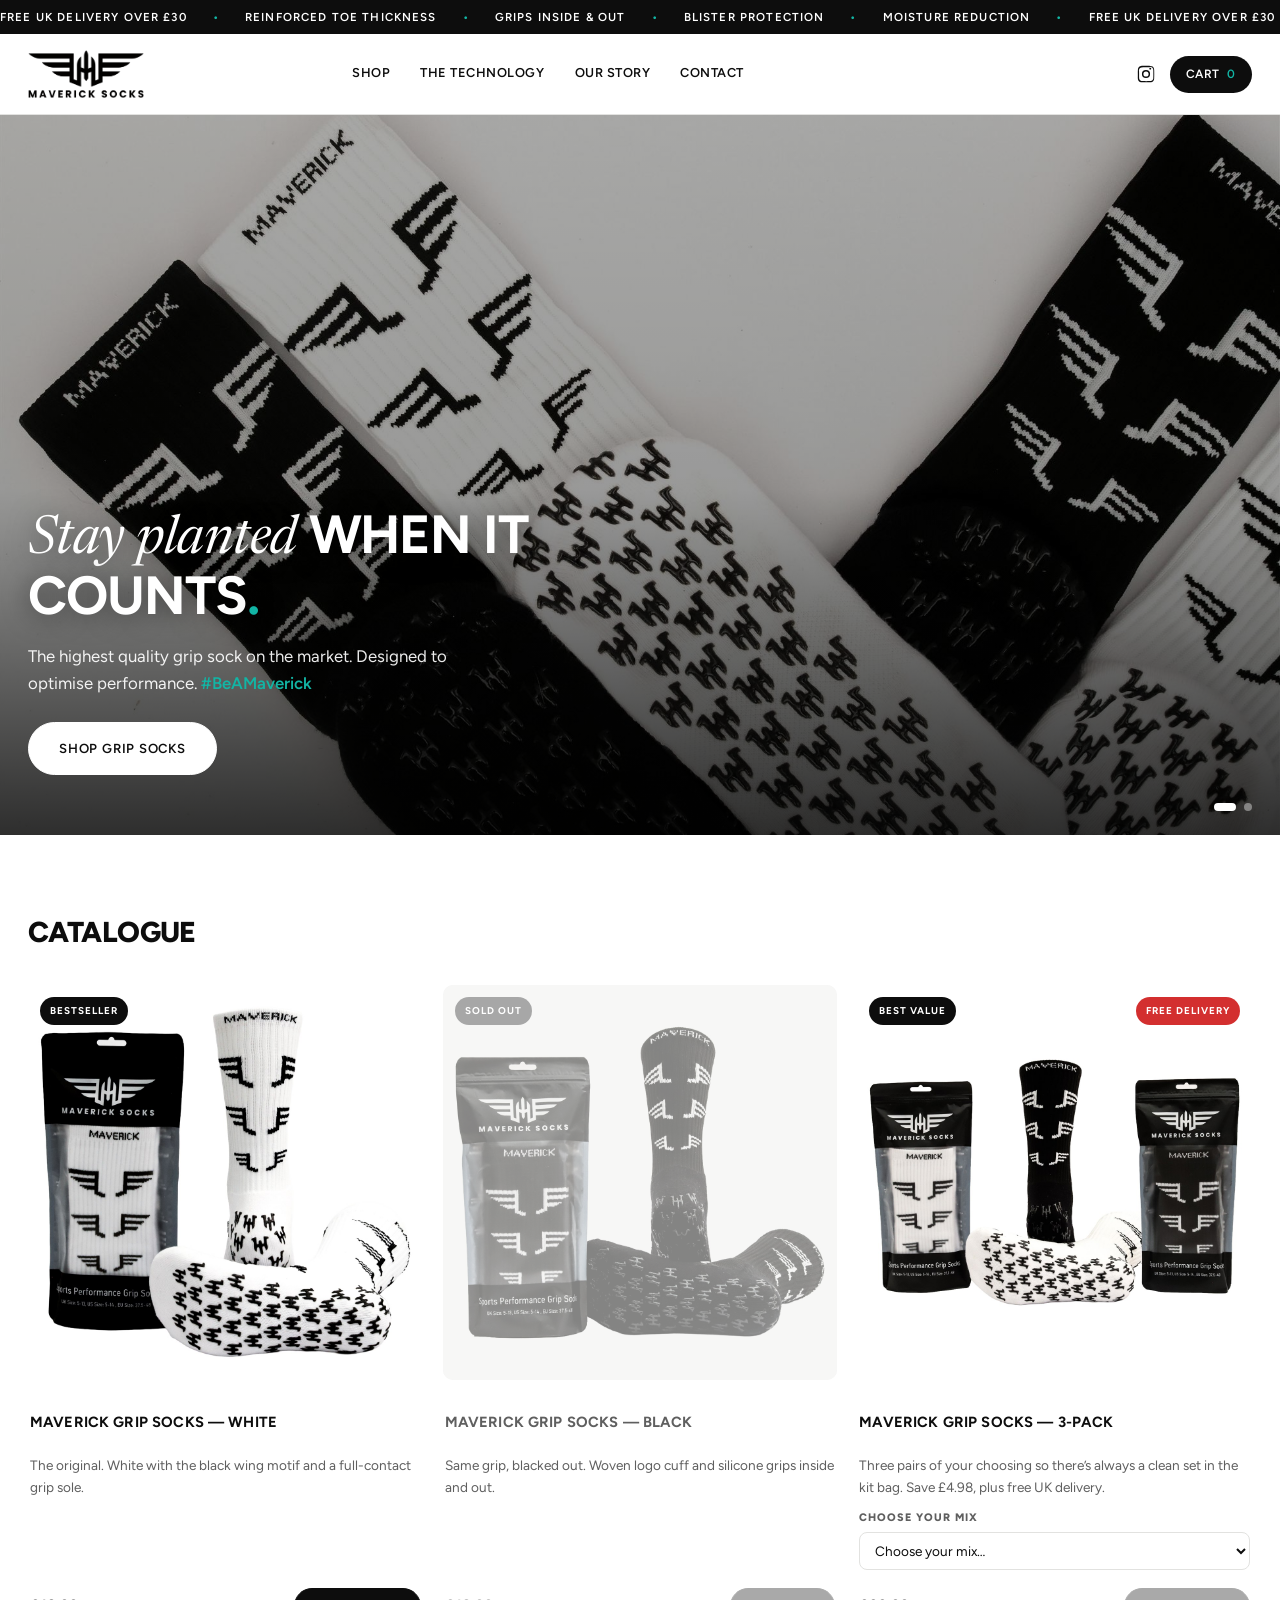
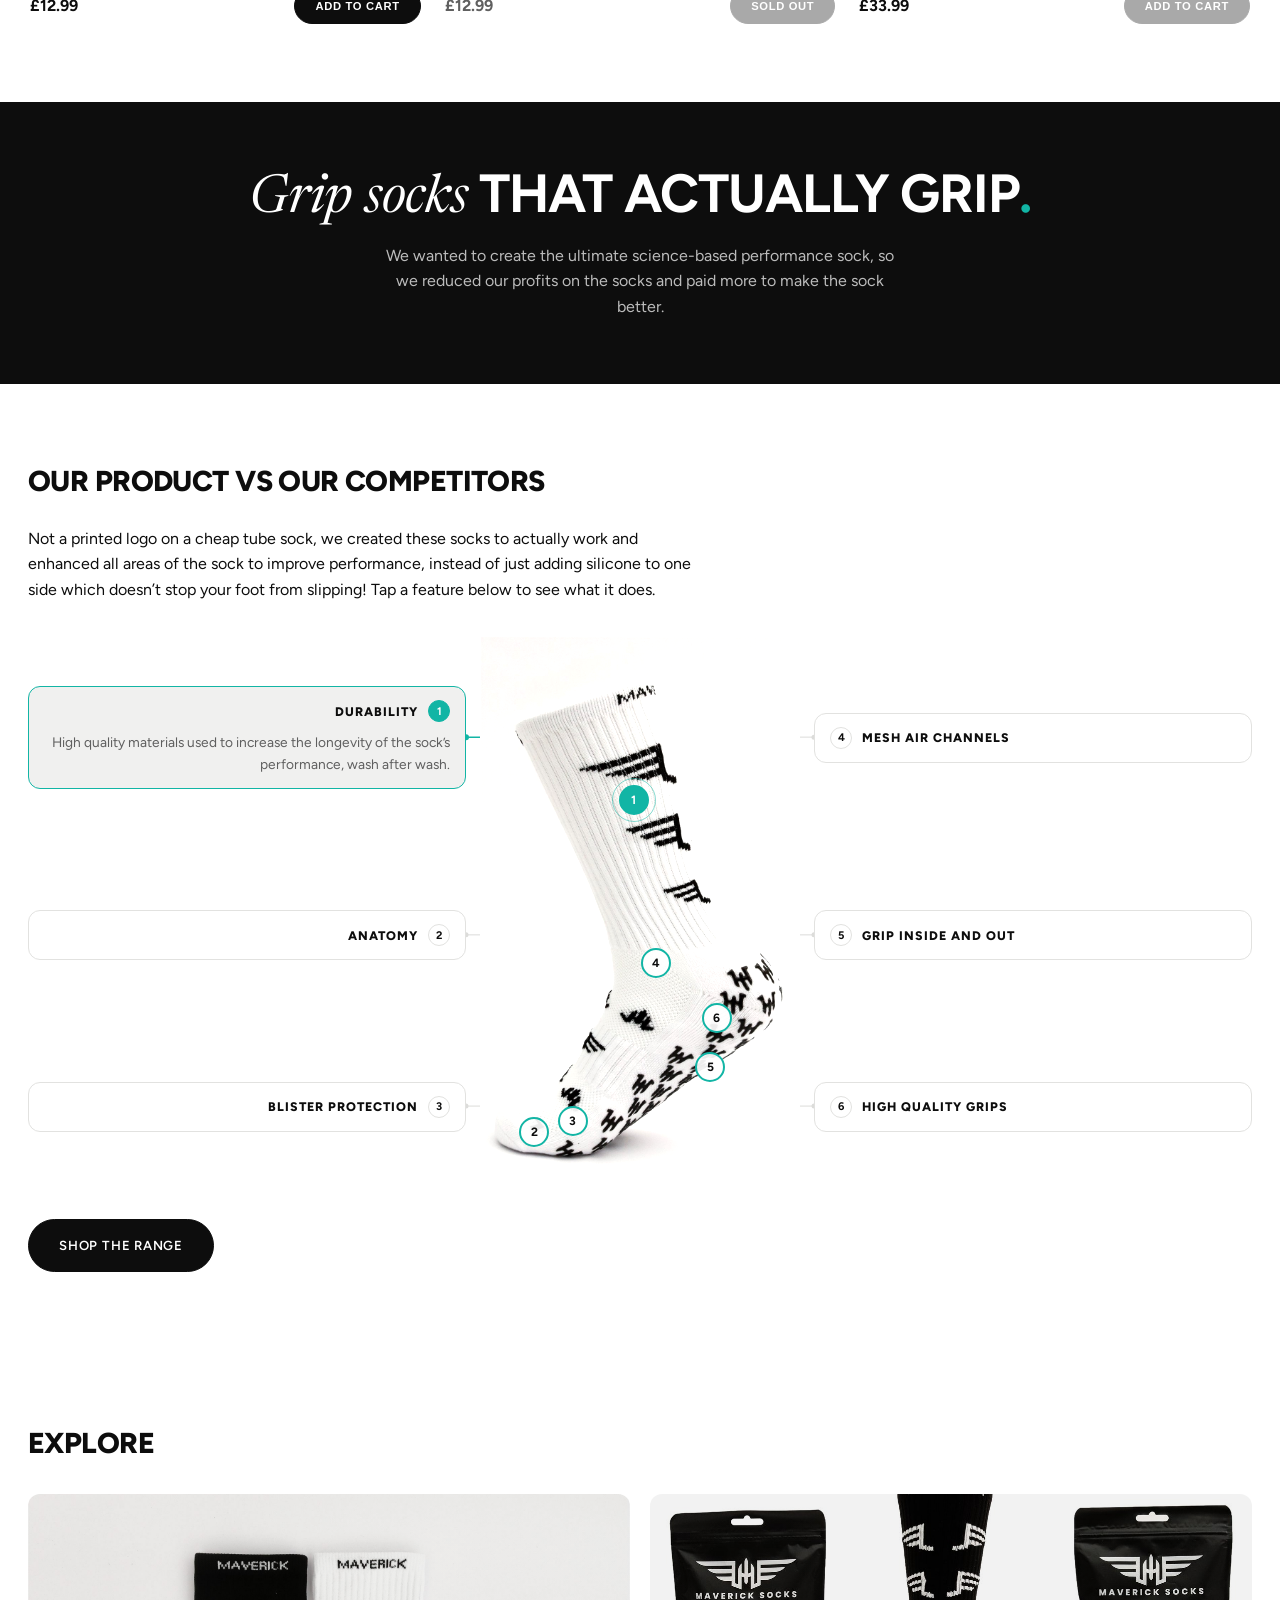
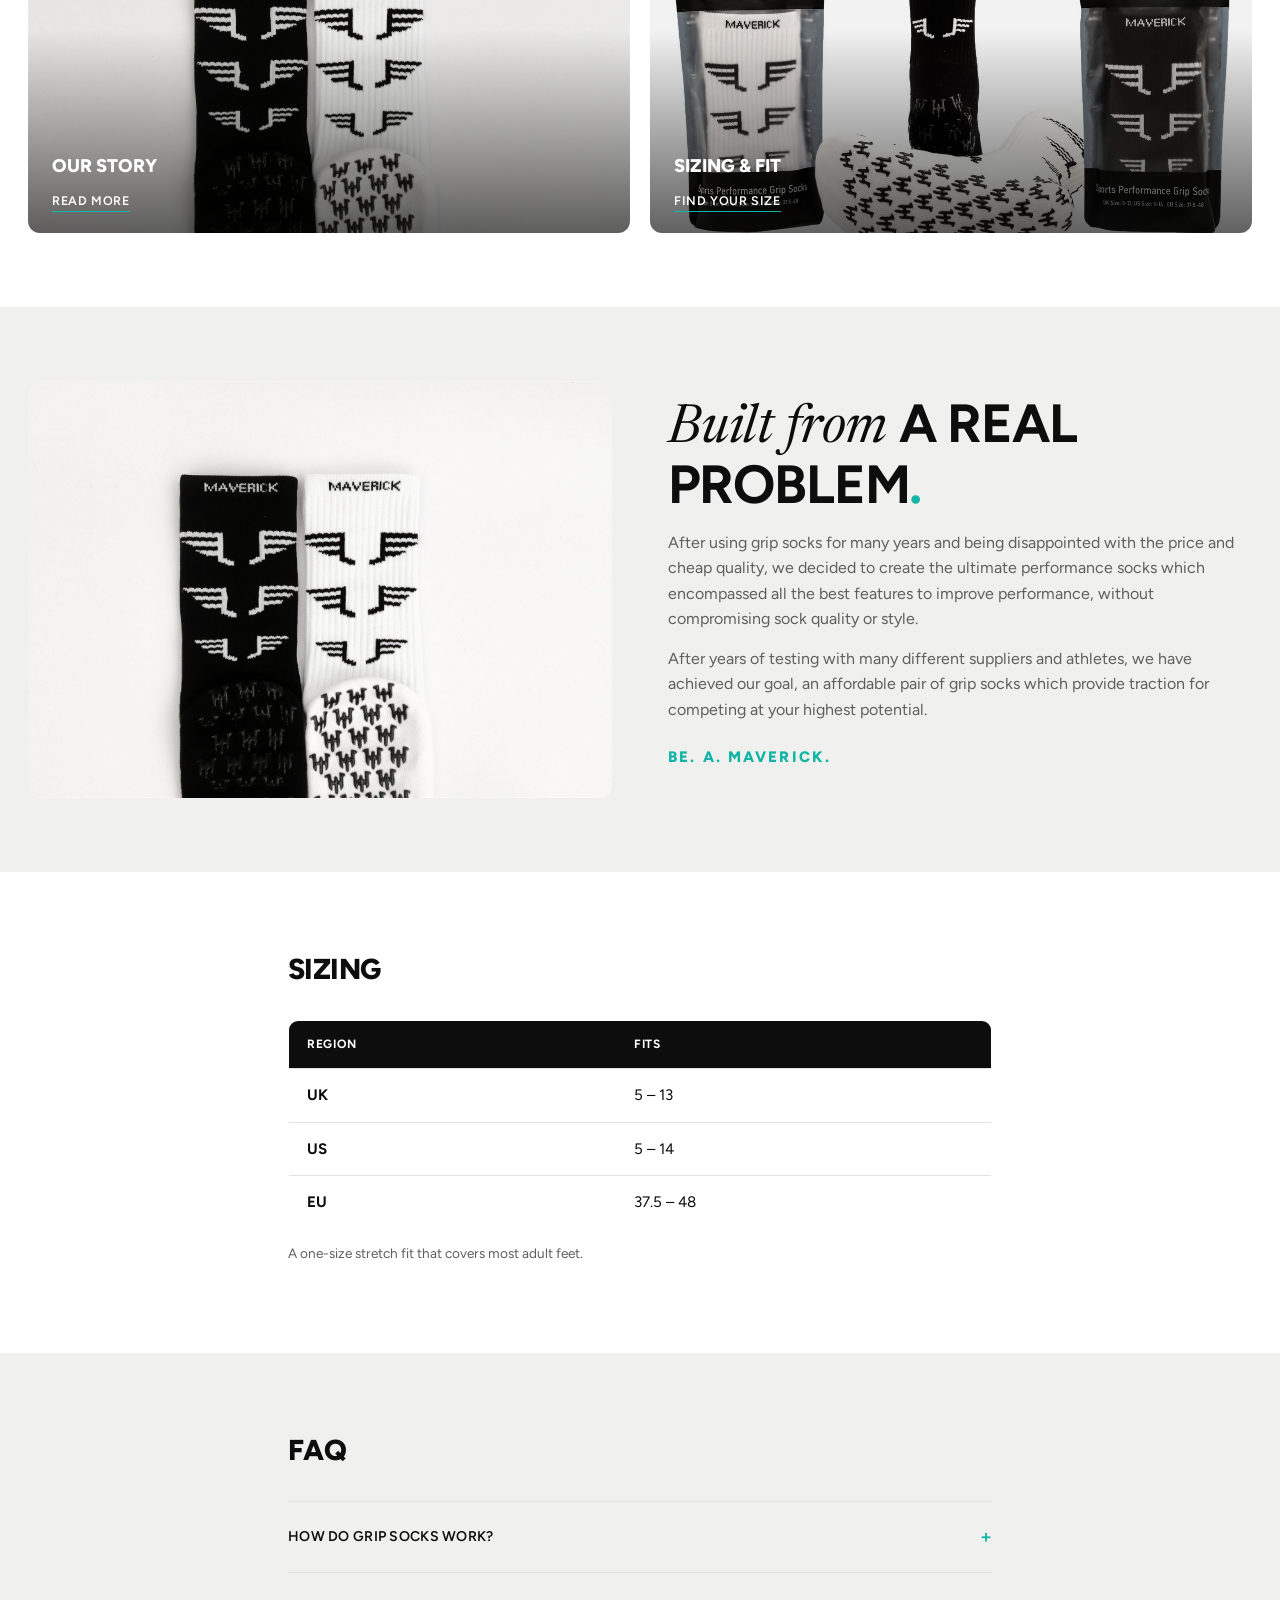
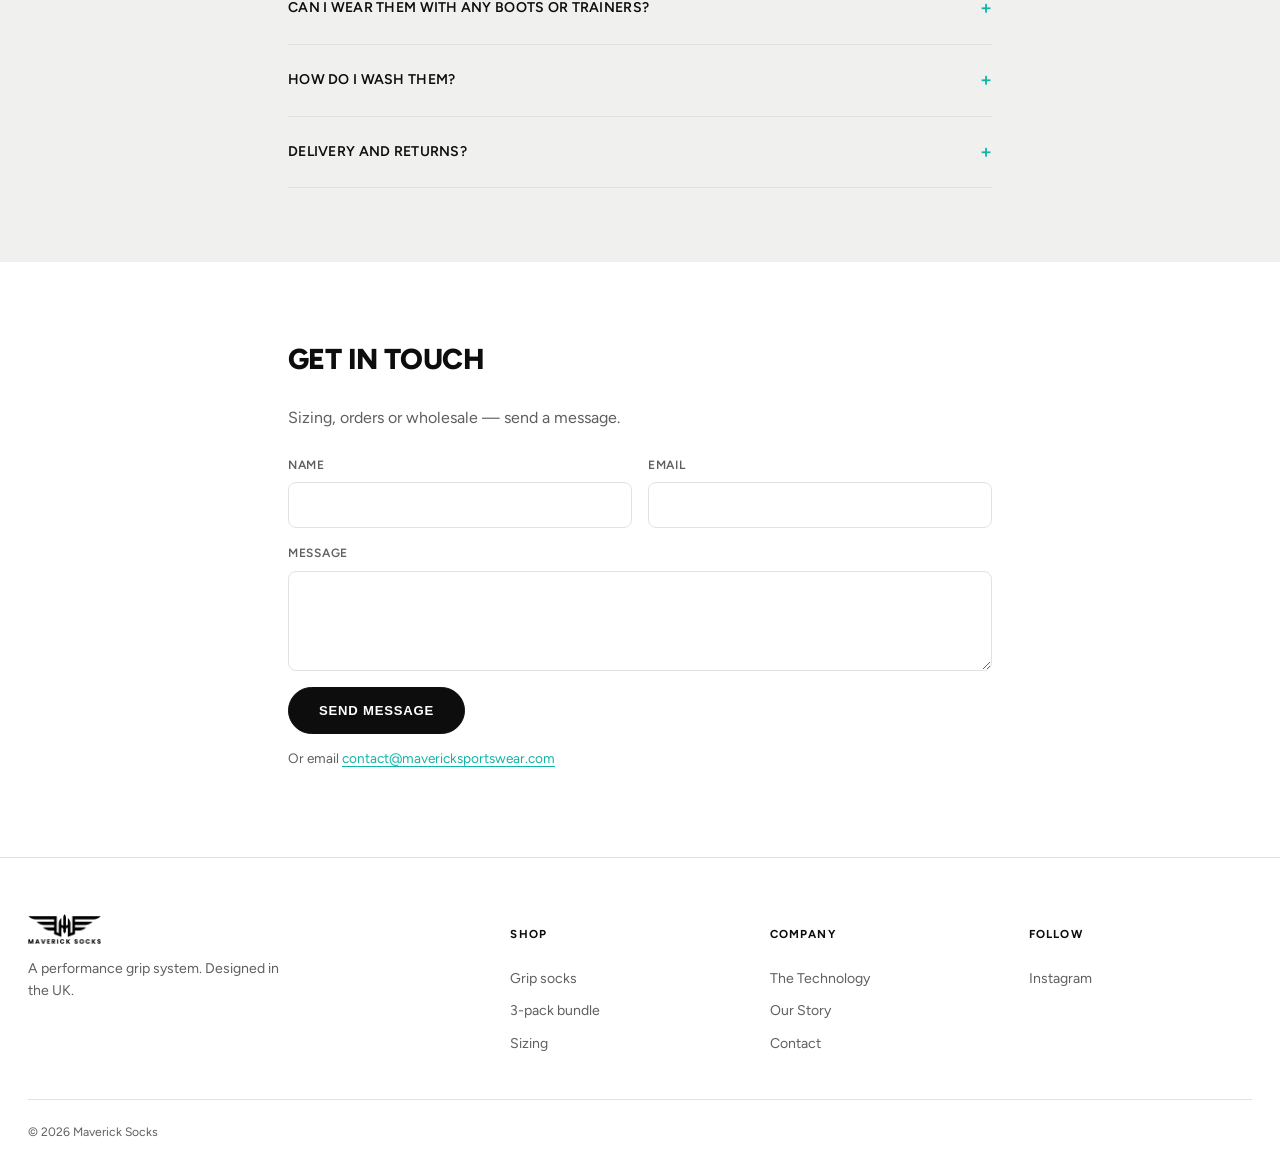
<file: index.html>
<!DOCTYPE html>
<html lang="en">
<head>
  <meta charset="UTF-8" />
  <meta name="viewport" content="width=device-width, initial-scale=1.0" />
  <title>Maverick Socks — Performance Grip Socks</title>
  <meta name="description" content="Maverick Socks — a performance grip system for football, futsal and court. Grip inside and out, mesh air channels, reinforced toe and sole. One-size fit, UK 5–13." />
  <meta name="theme-color" content="#ffffff" />

  <meta property="og:type" content="website" />
  <meta property="og:title" content="Maverick Socks — Performance Grip Socks" />
  <meta property="og:description" content="A performance grip system. Grip inside and out, mesh air channels, reinforced toe and sole." />
  <meta property="og:image" content="assets/story.jpg" />

  <link rel="icon" type="image/png" href="assets/favicon.png?v=3" />
  <link rel="apple-touch-icon" href="assets/apple-touch-icon.png?v=3" />

  <link rel="preconnect" href="https://fonts.googleapis.com" />
  <link rel="preconnect" href="https://fonts.gstatic.com" crossorigin />
  <link href="https://fonts.googleapis.com/css2?family=Figtree:ital,wght@0,400;0,500;0,600;0,700;0,800;1,500&family=Newsreader:ital,opsz,wght@1,18..72,400;1,18..72,500&display=swap" rel="stylesheet" />


  <link rel="stylesheet" href="css/styles.css" />
</head>
<body id="top">
  <a class="skip-link" href="#range">Skip to shop</a>

  <div class="promo-ticker" aria-hidden="true">
    <div class="promo-track">
      <!-- Listed twice so the loop is seamless; the animation shifts by exactly 50%. -->
      <span>Free UK delivery over &pound;30</span><b>&bull;</b>
      <span>Reinforced toe thickness</span><b>&bull;</b>
      <span>Grips inside &amp; out</span><b>&bull;</b>
      <span>Blister protection</span><b>&bull;</b>
      <span>Moisture reduction</span><b>&bull;</b>
      <span>Free UK delivery over &pound;30</span><b>&bull;</b>
      <span>Reinforced toe thickness</span><b>&bull;</b>
      <span>Grips inside &amp; out</span><b>&bull;</b>
      <span>Blister protection</span><b>&bull;</b>
      <span>Moisture reduction</span><b>&bull;</b>
    </div>
  </div>

  <header class="site-header" id="siteHeader">
    <div class="container header-inner">
      <a class="brand" href="#top" aria-label="Maverick Socks home">
        <img class="brand-logo" src="assets/logo-black.png" alt="Maverick Socks" />
      </a>
      <nav class="main-nav" aria-label="Primary">
        <a href="#range">Shop</a>
        <a href="#technology">The Technology</a>
        <a href="#story">Our Story</a>
        <a href="#contact">Contact</a>
      </nav>
      <div class="header-actions">
        <a class="icon-link" href="https://www.instagram.com/maverick_sportswear/" target="_blank" rel="noopener" aria-label="Maverick Socks on Instagram">
          <svg viewBox="0 0 24 24" width="20" height="20" aria-hidden="true"><path fill="currentColor" d="M12 2.2c3.2 0 3.6 0 4.9.07 1.2.06 1.8.25 2.2.42.6.22 1 .48 1.4.9.42.4.68.8.9 1.4.17.4.36 1 .42 2.2.06 1.3.07 1.7.07 4.9s0 3.6-.07 4.9c-.06 1.2-.25 1.8-.42 2.2-.22.6-.48 1-.9 1.4-.4.42-.8.68-1.4.9-.4.17-1 .36-2.2.42-1.3.06-1.7.07-4.9.07s-3.6 0-4.9-.07c-1.2-.06-1.8-.25-2.2-.42-.6-.22-1-.48-1.4-.9-.42-.4-.68-.8-.9-1.4-.17-.4-.36-1-.42-2.2C2.2 15.6 2.2 15.2 2.2 12s0-3.6.07-4.9c.06-1.2.25-1.8.42-2.2.22-.6.48-1 .9-1.4.4-.42.8-.68 1.4-.9.4-.17 1-.36 2.2-.42C8.4 2.2 8.8 2.2 12 2.2Zm0 1.8c-3.1 0-3.5 0-4.7.07-.9.04-1.4.2-1.7.33-.43.17-.74.37-1.06.7-.32.31-.52.62-.7 1.05-.13.3-.29.8-.33 1.7C3.7 8.5 3.7 8.9 3.7 12s0 3.5.07 4.7c.04.9.2 1.4.33 1.7.17.43.37.74.7 1.06.31.32.62.52 1.05.7.3.13.8.29 1.7.33 1.2.06 1.6.07 4.7.07s3.5 0 4.7-.07c.9-.04 1.4-.2 1.7-.33.43-.17.74-.37 1.06-.7.32-.31.52-.62.7-1.05.13-.3.29-.8.33-1.7.06-1.2.07-1.6.07-4.7s0-3.5-.07-4.7c-.04-.9-.2-1.4-.33-1.7a2.9 2.9 0 0 0-.7-1.06 2.9 2.9 0 0 0-1.05-.7c-.3-.13-.8-.29-1.7-.33C15.5 4 15.1 4 12 4Zm0 3.1a4.9 4.9 0 1 1 0 9.8 4.9 4.9 0 0 1 0-9.8Zm0 8a3.1 3.1 0 1 0 0-6.2 3.1 3.1 0 0 0 0 6.2Zm5.1-8.4a1.15 1.15 0 1 1 0-2.3 1.15 1.15 0 0 1 0 2.3Z"/></svg>
        </a>
        <button class="cart-btn" type="button" data-cart-open aria-label="Open cart">
          <span>Cart</span><span class="cart-count" data-cart-count>0</span>
        </button>
        <button class="nav-toggle" id="navToggle" type="button" aria-expanded="false" aria-controls="mobileNav" aria-label="Menu">
          <span></span><span></span><span></span>
        </button>
      </div>
    </div>
    <div class="mobile-nav" id="mobileNav" hidden>
      <a href="#range">Shop</a>
      <a href="#technology">The Technology</a>
      <a href="#story">Our Story</a>
      <a href="#contact">Contact</a>
    </div>
  </header>

  <main>
    <!-- Hero -->
    <section class="hero" data-hero>
      <div class="hero-slides">
        <img class="hero-bg is-active" src="assets/hero-1.jpg" alt="" />
        <img class="hero-bg" src="assets/hero-2.jpg" alt="" loading="lazy" />
      </div>
      <div class="hero-grad"></div>
      <div class="container hero-inner">
        <h1 class="headline headline--light">
          <em>Stay planted</em> <b>when it counts<span class="dot">.</span></b>
        </h1>
        <p class="hero-sub">The highest quality grip sock on the market. Designed to optimise performance. <span class="hashtag">#BeAMaverick</span></p>
        <a class="btn btn--light" href="#range">Shop grip socks</a>
      </div>
      <div class="hero-dots" aria-hidden="true">
        <button type="button" class="is-active" data-slide="0"></button>
        <button type="button" data-slide="1"></button>
      </div>
    </section>

    <!-- Catalogue carousel -->
    <section class="section" id="range">
      <div class="container">
        <div class="carousel-head">
          <h2 class="section-title">Catalogue</h2>
          <div class="carousel-ctrl">
            <button class="c-arrow" data-dir="-1" aria-label="Previous">&#8592;</button>
            <button class="c-arrow" data-dir="1" aria-label="Next">&#8594;</button>
          </div>
        </div>
      </div>
      <div class="carousel" data-carousel>
        <!-- Product cards are static markup on purpose: the data-item-* attributes below are
             the single source of truth for the cart (js/cart.js reads them), and they stay
             crawlable by a hosted checkout that validates orders server-side. -->
        <div class="carousel-track" id="productTrack">
          <article class="product-card">
            <div class="product-media">
              <span class="product-badge">Bestseller</span>
              <img src="assets/product-white.jpg?v=2" alt="White Maverick grip socks with packaging and the grip sole" loading="lazy" width="600" height="600" />
            </div>
            <div class="product-body">
              <h3>Maverick Grip Socks &mdash; White</h3>
              <p class="product-blurb">The original. White with the black wing motif and a full-contact grip sole.</p>
              <div class="product-foot">
                <span class="product-price">&pound;12.99</span>
                <button type="button" class="btn btn--dark buy-btn" data-add-to-cart
                  data-item-id="mav-grip-white"
                  data-item-name="Maverick Grip Socks &mdash; White"
                  data-item-price="12.99"
                  data-item-url="/"
                  data-item-description="The original. White with the black wing motif and a full-contact grip sole."
                  data-item-image="https://mavericksportswear.com/assets/product-white.jpg"
                  data-item-max-quantity="10">Add to cart</button>
              </div>
            </div>
          </article>

          <article class="product-card product-card--sold">
            <div class="product-media">
              <span class="product-badge product-badge--sold">Sold out</span>
              <img src="assets/product-black.jpg?v=2" alt="Black Maverick grip socks with packaging and the grip sole" loading="lazy" width="600" height="600" />
            </div>
            <div class="product-body">
              <h3>Maverick Grip Socks &mdash; Black</h3>
              <p class="product-blurb">Same grip, blacked out. Woven logo cuff and silicone grips inside and out.</p>
              <div class="product-foot">
                <span class="product-price">&pound;12.99</span>
                <!-- data-sold-out is the single marker: it disables the button here, and
                     cart.js reads it to purge any saved basket still holding this item. -->
                <button type="button" class="btn btn--dark buy-btn" data-add-to-cart disabled data-sold-out
                  data-item-id="mav-grip-black"
                  data-item-name="Maverick Grip Socks &mdash; Black"
                  data-item-price="12.99"
                  data-item-url="/"
                  data-item-description="Same grip, blacked out. Woven logo cuff and silicone grips inside and out."
                  data-item-image="https://mavericksportswear.com/assets/product-black.jpg"
                  data-item-max-quantity="10">Sold out</button>
              </div>
            </div>
          </article>

          <article class="product-card">
            <div class="product-media">
              <span class="product-badge">Best value</span>
              <!-- Only the 3-pack clears the £30 threshold, so only it carries this. -->
              <span class="product-badge product-badge--free">Free delivery</span>
              <img src="assets/product-3pack.jpg?v=2" alt="Three pairs of Maverick grip socks with packaging" loading="lazy" width="600" height="600" />
            </div>
            <div class="product-body">
              <h3>Maverick Grip Socks &mdash; 3-Pack</h3>
              <p class="product-blurb">Three pairs of your choosing so there&rsquo;s always a clean set in the kit bag. Save &pound;4.98, plus free UK delivery.</p>

              <!-- Two colours across three pairs gives exactly four mixes, so a plain
                   select covers every case. Each option is its own product id, matched
                   in products.json, so the mix reaches Stripe and the order. -->
              <label class="variant-label" for="packMix">Choose your mix</label>
              <select class="variant-select" id="packMix">
                <option value="" selected disabled>Choose your mix&hellip;</option>
                <option value="mav-grip-3pack-3w" data-name="Maverick Grip Socks &mdash; 3-Pack (3 White)">3 &times; White</option>
                <option value="mav-grip-3pack-2w1b" data-name="Maverick Grip Socks &mdash; 3-Pack (2 White, 1 Black)" disabled data-sold-out>2 &times; White, 1 &times; Black &mdash; sold out</option>
                <option value="mav-grip-3pack-1w2b" data-name="Maverick Grip Socks &mdash; 3-Pack (1 White, 2 Black)" disabled data-sold-out>1 &times; White, 2 &times; Black &mdash; sold out</option>
                <option value="mav-grip-3pack-3b" data-name="Maverick Grip Socks &mdash; 3-Pack (3 Black)" disabled data-sold-out>3 &times; Black &mdash; sold out</option>
              </select>

              <div class="product-foot">
                <span class="product-price">&pound;33.99</span>
                <!-- Starts disabled, so it stays un-addable even if the script fails.
                     cart.js enables it once a mix is picked. -->
                <button type="button" class="btn btn--dark buy-btn" data-add-to-cart disabled
                  data-variant-from="packMix"
                  data-item-id="mav-grip-3pack"
                  data-item-name="Maverick Grip Socks &mdash; 3-Pack"
                  data-item-price="33.99"
                  data-item-url="/"
                  data-item-description="Three pairs of your choosing so there&rsquo;s always a clean set in the kit bag. Save &pound;4.98, plus free UK delivery."
                  data-item-image="https://mavericksportswear.com/assets/product-3pack.jpg"
                  data-item-max-quantity="10">Add to cart</button>
              </div>
            </div>
          </article>
        </div>
      </div>
      <div class="container">
        <div class="carousel-bar"><span data-carousel-bar></span></div>
        <p class="store-note" id="storeNote">
          <strong>Checkout isn&rsquo;t connected yet.</strong>
          Add what you like to the cart &mdash; card payments are being switched on shortly.
        </p>
      </div>
    </section>

    <!-- Promo band -->
    <section class="band">
      <div class="container">
        <p class="headline headline--band"><em>Grip socks</em> <b>that actually grip<span class="dot">.</span></b></p>
        <p class="band-sub">We wanted to create the ultimate science-based performance sock, so we reduced our profits on the socks and paid more to make the sock better.</p>
      </div>
    </section>

    <!-- The Technology -->
    <section id="technology">
      <div class="section">
        <div class="container">
          <div class="carousel-head"><h2 class="section-title">Our product vs our competitors</h2></div>
          <p class="section-lead section-lead--dark">Not a printed logo on a cheap tube sock, we created these socks to actually work and enhanced all areas of the sock to improve performance, instead of just adding silicone to one side which doesn&rsquo;t stop your foot from slipping! Tap a feature below to see what it does.</p>


          <div class="radial" id="radial">
            <svg class="radial-wires" id="radialWires" aria-hidden="true"></svg>
            <div class="radial-stage">
              <img src="assets/tech-sock.jpg" alt="Maverick grip sock" width="900" height="1532" />
              <div id="pinLayer"></div>
            </div>
          </div>

          <div class="tech-cta"><a class="btn btn--dark" href="#range">Shop the range</a></div>
        </div>
      </div>
    </section>

    <!-- Collections -->
    <section class="section">
      <div class="container">
        <div class="carousel-head"><h2 class="section-title">Explore</h2></div>
        <div class="collection-grid">
          <a class="collection-card" href="#story">
            <img src="assets/story.jpg" alt="" loading="lazy" />
            <div class="collection-copy">
              <h3>Our Story</h3>
              <span class="link-arrow">Read more</span>
            </div>
          </a>
          <a class="collection-card" href="#sizing">
            <img src="assets/product-3pack.jpg" alt="" loading="lazy" />
            <div class="collection-copy">
              <h3>Sizing &amp; fit</h3>
              <span class="link-arrow">Find your size</span>
            </div>
          </a>
        </div>
      </div>
    </section>

    <!-- Our Story -->
    <section class="section section--panel" id="story">
      <div class="container split">
        <div class="split-media"><img src="assets/story.jpg" alt="Maverick Socks black and white grip socks" /></div>
        <div class="split-copy">
          <h2 class="headline"><em>Built from</em> <b>a real problem<span class="dot">.</span></b></h2>
          <p>After using grip socks for many years and being disappointed with the price and cheap quality, we decided to create the ultimate performance socks which encompassed all the best features to improve performance, without compromising sock quality or style.</p>
          <p>After years of testing with many different suppliers and athletes, we have achieved our goal, an affordable pair of grip socks which provide traction for competing at your highest potential.</p>
          <p class="story-slogan">Be. A. Maverick.</p>
        </div>
      </div>
    </section>

    <!-- Sizing -->
    <section class="section" id="sizing">
      <div class="container narrow">
        <div class="carousel-head"><h2 class="section-title">Sizing</h2></div>
        <table class="size-table">
          <thead><tr><th>Region</th><th>Fits</th></tr></thead>
          <tbody>
            <tr><td>UK</td><td>5 &ndash; 13</td></tr>
            <tr><td>US</td><td>5 &ndash; 14</td></tr>
            <tr><td>EU</td><td>37.5 &ndash; 48</td></tr>
          </tbody>
        </table>
        <p class="fine">A one-size stretch fit that covers most adult feet.</p>
      </div>
    </section>

    <!-- FAQ -->
    <section class="section section--panel" id="faq">
      <div class="container narrow">
        <div class="carousel-head"><h2 class="section-title">FAQ</h2></div>
        <div class="faq">
          <details>
            <summary>How do grip socks work?</summary>
            <p>Silicone pads inside the sock stop your foot sliding in the boot; pads on the outside grip the boot&rsquo;s footbed. Less slip, sharper turns, better power transfer.</p>
          </details>
          <details>
            <summary>Can I wear them with any boots or trainers?</summary>
            <p>Yes &mdash; instead of or underneath your team sock, with football boots, futsal shoes, trainers and court shoes.</p>
          </details>
          <details>
            <summary>How do I wash them?</summary>
            <p>Machine wash cold at 30&deg;C inside out, don&rsquo;t iron the grips, air dry, skip the fabric softener so the grips stay tacky.</p>
          </details>
          <details>
            <summary>Delivery and returns?</summary>
            <p>Flat-rate UK delivery, free over &pound;30. Unworn socks in original packaging can be returned within 30 days.</p>
          </details>
        </div>
      </div>
    </section>

    <!-- Contact -->
    <section class="section" id="contact">
      <div class="container narrow">
        <div class="carousel-head"><h2 class="section-title">Get in touch</h2></div>
        <p class="section-lead">Sizing, orders or wholesale &mdash; send a message.</p>
        <form class="contact-form" name="contact" method="POST" action="/thanks.html" data-netlify="true" netlify-honeypot="bot-field">
          <input type="hidden" name="form-name" value="contact" />
          <!-- Sets the subject of the notification email. Version-controlled here, and
               it overrides whatever is set in the Netlify dashboard. -->
          <input type="hidden" name="subject" value="Website enquiry &mdash; mavericksportswear.com" />
          <p class="hp"><label>Leave this empty <input name="bot-field" /></label></p>
          <div class="field-row">
            <label>Name<input type="text" name="name" required /></label>
            <label>Email<input type="email" name="email" required /></label>
          </div>
          <label>Message<textarea name="message" rows="4" required></textarea></label>
          <button class="btn btn--dark" type="submit">Send message</button>
        </form>
        <p class="fine">Or email <a href="mailto:contact@mavericksportswear.com">contact@mavericksportswear.com</a></p>
      </div>
    </section>
  </main>

  <footer class="site-footer">
    <div class="container">
      <div class="footer-grid">
        <div class="footer-brand">
          <img class="brand-logo" src="assets/logo-black.png" alt="Maverick Socks" />
          <p>A performance grip system. Designed in the UK.</p>
        </div>
        <nav aria-label="Shop"><h3>Shop</h3><a href="#range">Grip socks</a><a href="#range">3-pack bundle</a><a href="#sizing">Sizing</a></nav>
        <nav aria-label="Company"><h3>Company</h3><a href="#technology">The Technology</a><a href="#story">Our Story</a><a href="#contact">Contact</a></nav>
        <div class="footer-social"><h3>Follow</h3><a href="https://www.instagram.com/maverick_sportswear/" target="_blank" rel="noopener">Instagram</a></div>
      </div>
      <div class="footer-legal">
        <p>&copy; <span id="year">2026</span> Maverick Socks</p>
      </div>
    </div>
  </footer>

  <script src="js/cart.js"></script>
  <script src="js/main.js"></script>
</body>
</html>
</file>
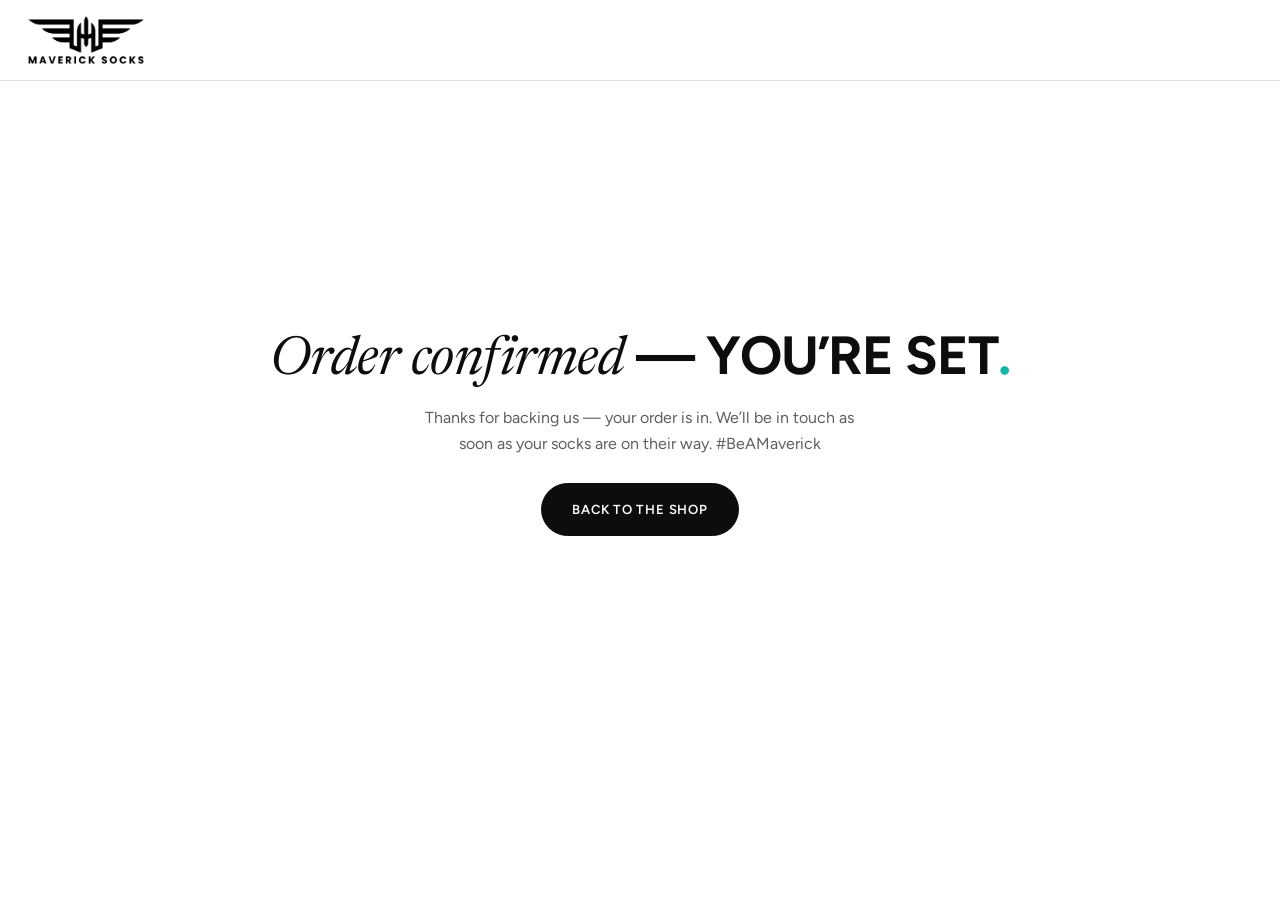
<file: success.html>
<!DOCTYPE html>
<html lang="en">
<head>
  <meta charset="UTF-8" />
  <meta name="viewport" content="width=device-width, initial-scale=1.0" />
  <title>Order confirmed — Maverick Socks</title>
  <meta name="robots" content="noindex" />
  <link rel="icon" type="image/png" href="assets/favicon.png?v=3" />
  <link rel="apple-touch-icon" href="assets/apple-touch-icon.png?v=3" />
  <link rel="preconnect" href="https://fonts.googleapis.com" />
  <link rel="preconnect" href="https://fonts.gstatic.com" crossorigin />
  <link href="https://fonts.googleapis.com/css2?family=Figtree:ital,wght@0,400;0,600;0,700;0,800;1,500&family=Newsreader:ital,opsz,wght@1,18..72,400&display=swap" rel="stylesheet" />
  <link rel="stylesheet" href="css/styles.css" />
  <style>
    .thanks-wrap { min-height: 78vh; display: flex; align-items: center; justify-content: center; text-align: center; padding: 40px 24px; }
    .thanks-wrap .headline { margin-bottom: 16px; }
    .thanks-wrap p { color: var(--ink-dim); margin: 0 0 26px; max-width: 46ch; }
    .thanks-inner { display: flex; flex-direction: column; align-items: center; }
  </style>
</head>
<body id="top">
  <header class="site-header">
    <div class="container header-inner">
      <a class="brand" href="/"><img class="brand-logo" src="assets/logo-black.png" alt="Maverick Socks" /></a>
    </div>
  </header>
  <main>
    <div class="thanks-wrap">
      <div class="thanks-inner">
        <h1 class="headline"><em>Order confirmed</em> <b>&mdash; you&rsquo;re set<span class="dot">.</span></b></h1>
        <p>
          Thanks for backing us &mdash; your order is in. We&rsquo;ll be in touch as soon
          as your socks are on their way. <span class="hashtag">#BeAMaverick</span>
        </p>
        <a class="btn btn--dark" href="/#range">Back to the shop</a>
      </div>
    </div>
  </main>

  <script>
    /* The order is paid, so the basket is spent — clear it before they navigate back. */
    try { localStorage.removeItem("maverick-cart-v1"); } catch (e) {}
  </script>
</body>
</html>
</file>
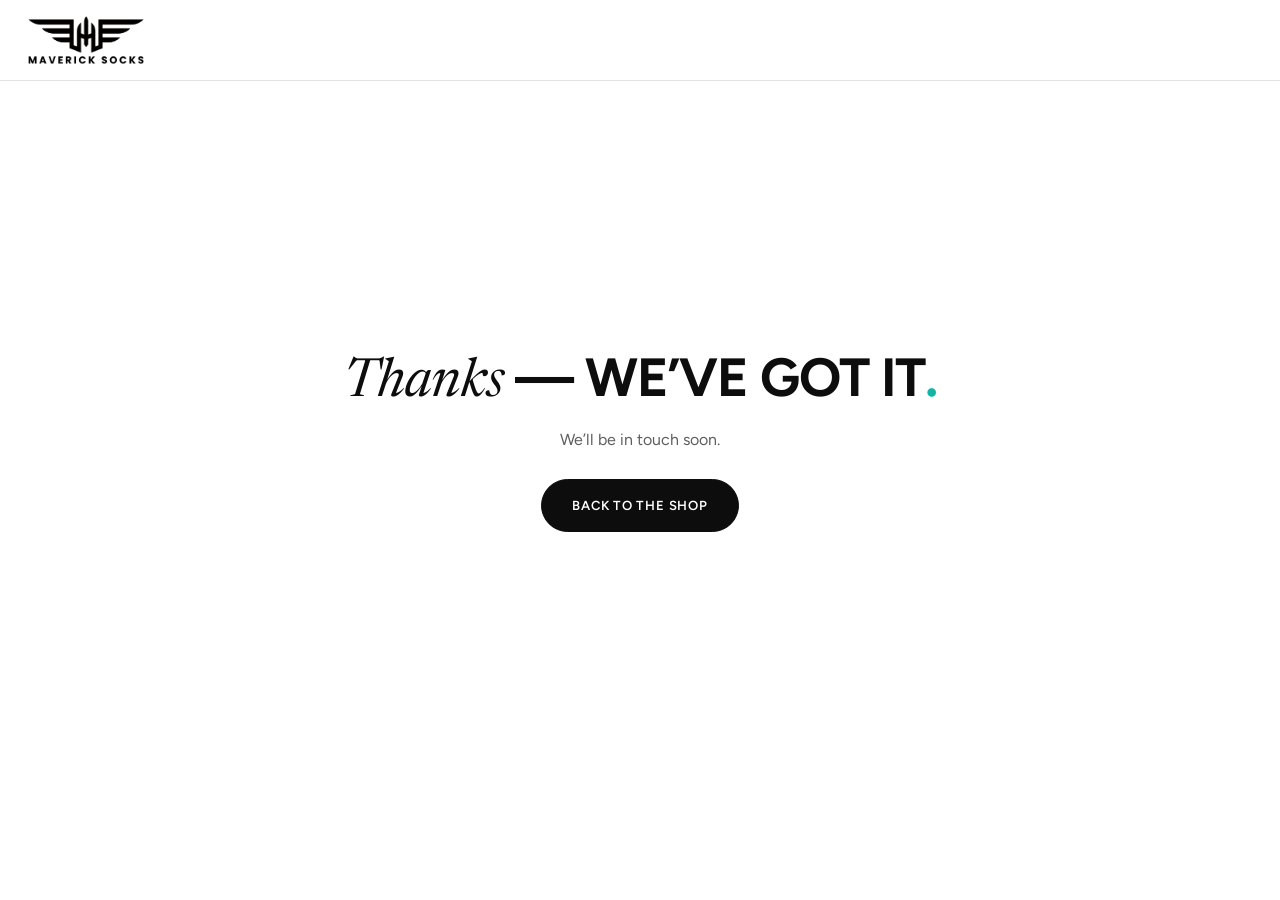
<file: thanks.html>
<!DOCTYPE html>
<html lang="en">
<head>
  <meta charset="UTF-8" />
  <meta name="viewport" content="width=device-width, initial-scale=1.0" />
  <title>Thanks — Maverick Socks</title>
  <meta name="robots" content="noindex" />
  <link rel="icon" type="image/png" href="assets/favicon.png?v=3" />
  <link rel="preconnect" href="https://fonts.googleapis.com" />
  <link rel="preconnect" href="https://fonts.gstatic.com" crossorigin />
  <link href="https://fonts.googleapis.com/css2?family=Figtree:ital,wght@0,400;0,600;0,700;0,800;1,500&family=Newsreader:ital,opsz,wght@1,18..72,400&display=swap" rel="stylesheet" />
  <link rel="stylesheet" href="css/styles.css" />
  <style>
    .thanks-wrap { min-height: 80vh; display: flex; align-items: center; justify-content: center; text-align: center; padding: 40px 24px; }
    .thanks-wrap .headline { margin-bottom: 16px; }
    .thanks-wrap p { color: var(--ink-dim); margin: 0 0 26px; }
  </style>
</head>
<body id="top">
  <header class="site-header">
    <div class="container header-inner">
      <a class="brand" href="/"><img class="brand-logo" src="assets/logo-black.png" alt="Maverick Socks" /></a>
    </div>
  </header>
  <main>
    <div class="thanks-wrap">
      <div>
        <h1 class="headline"><em>Thanks</em> <b>&mdash; we&rsquo;ve got it<span class="dot">.</span></b></h1>
        <p>We&rsquo;ll be in touch soon.</p>
        <a class="btn btn--dark" href="/">Back to the shop</a>
      </div>
    </div>
  </main>
</body>
</html>
</file>
<file: css/styles.css>
/* ============================================================
   Maverick Socks — light editorial storefront
   ============================================================ */

:root {
  --paper: #ffffff;
  --ink: #0d0d0d;
  --ink-dim: #5f5f5f;
  --panel: #f0f0ef;
  --panel-2: #e6e6e4;
  --line: #e2e2e0;
  --band: #0d0d0d;
  --accent: #12b5a5;
  /* Deal flag only. Dark enough to keep white text readable at badge size. */
  --sale: #d32f2f;
  --header-h: 80px;
  --container: 1280px;
  --ease: cubic-bezier(0.22, 1, 0.36, 1);
  --sans: "Figtree", system-ui, -apple-system, "Segoe UI", Roboto, Helvetica, Arial, sans-serif;
  --serif: "Newsreader", Georgia, "Times New Roman", serif;
}

* { box-sizing: border-box; }
[hidden] { display: none !important; }
.hp { position: absolute; left: -9999px; width: 1px; height: 1px; overflow: hidden; }

html { scroll-behavior: smooth; scroll-padding-top: calc(var(--header-h) + 28px); }
body {
  margin: 0;
  background: var(--paper);
  color: var(--ink);
  font-family: var(--sans);
  line-height: 1.6;
  -webkit-font-smoothing: antialiased;
}
img { max-width: 100%; display: block; }
a { color: inherit; text-decoration: none; }
::selection { background: var(--accent); color: #fff; }

.container { width: 100%; max-width: var(--container); margin: 0 auto; padding: 0 28px; }
.container.narrow { max-width: 760px; }

.skip-link { position: absolute; left: -9999px; }
.skip-link:focus { position: fixed; left: 12px; top: 12px; z-index: 300; background: var(--ink); color: #fff; padding: 10px 16px; }

/* ---------- Headline system (serif italic + bold sans) ---------- */
.headline {
  font-weight: 800;
  font-size: clamp(1.9rem, 4.2vw, 3.4rem);
  line-height: 1.02;
  letter-spacing: -0.02em;
  text-transform: uppercase;
  margin: 0;
}
.headline em {
  font-family: var(--serif);
  font-style: italic;
  font-weight: 400;
  text-transform: none;
  letter-spacing: -0.01em;
}
.headline .dot { color: var(--accent); }
.headline--light { color: #fff; text-shadow: 0 2px 26px rgba(0, 0, 0, 0.55); }
.headline--band { color: #fff; }

/* ---------- Buttons ---------- */
.btn {
  display: inline-flex; align-items: center; justify-content: center;
  font-weight: 600; font-size: 0.82rem; letter-spacing: 0.06em; text-transform: uppercase;
  padding: 15px 30px; border-radius: 999px; border: 1.5px solid var(--ink); cursor: pointer;
  transition: background-color 0.16s var(--ease), color 0.16s var(--ease), border-color 0.16s var(--ease);
}
.btn--dark { background: var(--ink); color: #fff; }
.btn--dark:hover { background: var(--accent); border-color: var(--accent); }
.btn:disabled { opacity: 0.35; cursor: not-allowed; }
.btn--dark:disabled:hover { background: var(--ink); border-color: var(--ink); }
.btn--light { background: #fff; color: var(--ink); border-color: #fff; }
.btn--light:hover { background: transparent; color: #fff; }

/* ---------- Promo ticker ---------- */
.promo-ticker { background: var(--band); color: #fff; overflow: hidden; padding: 8px 0; }
.promo-track {
  display: flex; gap: 26px; width: max-content;
  font-size: 0.72rem; font-weight: 600; letter-spacing: 0.1em; text-transform: uppercase;
  animation: ticker 42s linear infinite;
}
.promo-track b { color: var(--accent); }
/* Travels left to right. Starting at -50% and ending at 0 scrolls that way while
   still looping seamlessly, because the message list is duplicated in the markup. */
@keyframes ticker { from { transform: translateX(-50%); } to { transform: translateX(0); } }

/* ---------- Header ---------- */
.site-header {
  position: sticky; top: 0; z-index: 100;
  background: var(--paper); border-bottom: 1px solid var(--line);
}
.header-inner { height: var(--header-h); display: flex; align-items: center; gap: 24px; }
.brand { display: inline-flex; align-items: center; }
.brand-logo { height: 48px; width: auto; }
.main-nav { display: flex; gap: 30px; margin: 0 auto; }
.main-nav a {
  font-size: 0.8rem; font-weight: 600; letter-spacing: 0.04em; text-transform: uppercase;
  padding: 8px 0; border-bottom: 2px solid transparent;
}
.main-nav a:hover { border-color: var(--ink); }
.header-actions { display: flex; align-items: center; gap: 14px; margin-left: auto; }
.icon-link { display: inline-flex; color: var(--ink); }
.icon-link:hover { color: var(--accent); }
.cart-btn {
  display: inline-flex; align-items: center; gap: 8px;
  background: var(--ink); color: #fff; border: 0; border-radius: 999px;
  padding: 9px 16px; font: inherit; font-size: 0.75rem; font-weight: 600;
  letter-spacing: 0.04em; text-transform: uppercase; cursor: pointer;
}
.cart-count { color: var(--accent); }

.nav-toggle { display: none; flex-direction: column; gap: 5px; width: 40px; height: 40px; align-items: center; justify-content: center; background: transparent; border: 0; cursor: pointer; }
.nav-toggle span { display: block; width: 22px; height: 2px; background: var(--ink); transition: transform 0.2s var(--ease), opacity 0.2s var(--ease); }
body.nav-open .nav-toggle span:nth-child(1) { transform: translateY(7px) rotate(45deg); }
body.nav-open .nav-toggle span:nth-child(2) { opacity: 0; }
body.nav-open .nav-toggle span:nth-child(3) { transform: translateY(-7px) rotate(-45deg); }
.mobile-nav { display: none; flex-direction: column; background: var(--paper); border-top: 1px solid var(--line); }
.mobile-nav a { padding: 16px 28px; font-weight: 600; text-transform: uppercase; letter-spacing: 0.04em; font-size: 0.85rem; border-bottom: 1px solid var(--line); }

/* ---------- Hero ---------- */
.hero { position: relative; min-height: min(82vh, 720px); display: flex; align-items: flex-end; overflow: hidden; }
.hero-slides { position: absolute; inset: 0; }
.hero-bg { position: absolute; inset: 0; width: 100%; height: 100%; object-fit: cover; opacity: 0; transition: opacity 0.9s var(--ease); }
.hero-bg.is-active { opacity: 1; }
.hero-grad { position: absolute; inset: 0; background: linear-gradient(0deg, rgba(0,0,0,0.82) 0%, rgba(0,0,0,0.4) 48%, rgba(0,0,0,0.34) 100%); }
.hero-inner { position: relative; padding-bottom: 60px; padding-top: 40px; }
.hero .headline { max-width: 16ch; margin-bottom: 20px; }
.hero-sub { color: rgba(255,255,255,0.92); font-size: 1.05rem; max-width: 44ch; margin: 0 0 26px; }
.hero-sub .hashtag { color: var(--accent); font-weight: 600; white-space: nowrap; }
.hero-dots { position: absolute; right: 28px; bottom: 24px; display: flex; gap: 8px; z-index: 2; }
.hero-dots button { width: 8px; height: 8px; border-radius: 999px; border: 0; padding: 0; background: rgba(255,255,255,0.4); cursor: pointer; transition: background-color 0.2s var(--ease), width 0.2s var(--ease); }
.hero-dots button.is-active { background: #fff; width: 22px; }

/* ---------- Sections ---------- */
.section { padding: 74px 0; }
.section--tight { padding: 46px 0 74px; }
.section--panel { background: var(--panel); }
.section-lead { color: var(--ink-dim); margin: -6px 0 26px; }
.section-lead--dark { color: var(--ink); max-width: 68ch; }

.carousel-head { display: flex; align-items: center; justify-content: space-between; gap: 20px; margin-bottom: 28px; }
.section-title { font-size: clamp(1.3rem, 2.4vw, 1.8rem); font-weight: 800; letter-spacing: -0.02em; text-transform: uppercase; margin: 0; }
.carousel-ctrl { display: flex; gap: 8px; }
.c-arrow {
  width: 42px; height: 42px; border-radius: 999px; border: 1.5px solid var(--line);
  background: #fff; font-size: 1rem; cursor: pointer; color: var(--ink);
  transition: border-color 0.15s var(--ease), background-color 0.15s var(--ease);
}
.c-arrow:hover { border-color: var(--ink); }
.c-arrow:disabled { opacity: 0.3; cursor: default; }

/* ---------- Carousel (product range) ---------- */
.carousel { overflow: hidden; }
.carousel-track {
  display: grid; grid-auto-flow: column; grid-auto-columns: minmax(280px, 1fr);
  gap: 20px; overflow-x: auto;
  /* proximity, not mandatory: mandatory forces the track to rest on a snap point, so a
     short or slow swipe gets dragged back and reads as "the scroll didn't work". */
  scroll-snap-type: x proximity;
  /* Keeps a sideways swipe inside the carousel instead of leaking into Safari's
     back-navigation gesture, which is what steals the swipe on iPhone. */
  overscroll-behavior-x: contain;
  -webkit-overflow-scrolling: touch;
  /* Without this, a snapped card jams against the viewport edge and ignores the gutter. */
  scroll-padding-left: 28px;
  padding: 2px 28px 4px; max-width: var(--container); margin: 0 auto;
  scrollbar-width: none;
}
.carousel-track::-webkit-scrollbar { display: none; }
.carousel-bar { height: 2px; background: var(--line); margin: 22px 0 0; position: relative; overflow: hidden; }
.carousel-bar span { position: absolute; left: 0; top: 0; height: 100%; width: 30%; background: var(--ink); transition: transform 0.15s linear, width 0.15s linear; }

.product-card { scroll-snap-align: start; display: flex; flex-direction: column; }
.product-media { position: relative; background: var(--panel); aspect-ratio: 1 / 1; overflow: hidden; border-radius: 10px; }
.product-media img { width: 100%; height: 100%; object-fit: cover; transition: transform 0.5s var(--ease); }
.product-card:hover .product-media img { transform: scale(1.04); }
.product-badge {
  position: absolute; top: 12px; left: 12px; background: var(--ink); color: #fff;
  font-size: 0.62rem; font-weight: 700; letter-spacing: 0.1em; text-transform: uppercase;
  padding: 6px 10px; border-radius: 999px;
}
/* Sits opposite "Best value" so the two flags never collide, even on a phone. */
.product-badge--free { left: auto; right: 12px; background: var(--sale); }

/* Muted grey, not the deal red — this is an absence, not an offer. */
.product-badge--sold { background: var(--ink-dim); }
.product-card--sold .product-media img { opacity: 0.45; }
.product-card--sold:hover .product-media img { transform: none; }
.product-card--sold .product-body h3,
.product-card--sold .product-price { color: var(--ink-dim); }

.product-body { padding: 16px 2px 0; display: flex; flex-direction: column; gap: 6px; flex: 1; }
.product-body h3 { font-size: 0.92rem; font-weight: 700; text-transform: uppercase; letter-spacing: 0.01em; }
.product-blurb { margin: 0; color: var(--ink-dim); font-size: 0.85rem; flex: 1; }
.variant-label { font-size: 0.68rem; font-weight: 800; letter-spacing: 0.09em; text-transform: uppercase; color: var(--ink-dim); margin-top: 4px; }
.variant-select {
  width: 100%; font: inherit; font-size: 0.85rem; color: var(--ink);
  background: var(--paper); border: 1px solid var(--line); border-radius: 8px;
  padding: 9px 11px; cursor: pointer;
}
.variant-select:hover { border-color: var(--ink-dim); }
.variant-select:focus-visible { outline: 2px solid var(--accent); outline-offset: 1px; }

.product-foot { display: flex; align-items: center; justify-content: space-between; gap: 12px; margin-top: 12px; }
.product-price { font-weight: 700; font-size: 1rem; }
.buy-btn { padding: 11px 20px; font-size: 0.7rem; }

.store-note { margin: 22px 0 0; padding: 14px 16px; border: 1px dashed var(--line); background: var(--panel); font-size: 0.86rem; color: var(--ink-dim); }
.store-note strong { color: var(--ink); }
.store-note code { background: var(--ink); color: #fff; padding: 1px 6px; font-size: 0.85em; }

/* ---------- Promo band ---------- */
.band { background: var(--band); color: #fff; padding: 64px 0; text-align: center; }
.band .headline { justify-content: center; }
.band-sub { color: rgba(255,255,255,0.72); margin: 16px auto 0; max-width: 52ch; }

/* ---------- The Technology: annotated sock diagram ---------- */
.radial {
  display: grid;
  grid-template-columns: minmax(0, 1fr) minmax(250px, 320px) minmax(0, 1fr);
  gap: 22px 14px;
  align-items: center;
  margin-top: 34px;
  position: relative;
}
.radial-wires { position: absolute; inset: 0; width: 100%; height: 100%; pointer-events: none; z-index: 0; }
.radial > div { position: relative; z-index: 1; }
.radial-stage { grid-column: 2; grid-row: 1 / 4; position: relative; }
/* The photo's background sits at 239-255 while the sock's white is ~229, so a small
   brightness lift clips the backdrop to pure white and drops the sock out of its box. */
.radial-stage img { display: block; width: 100%; height: auto; filter: brightness(1.07); }

.pin {
  position: absolute;
  width: 30px; height: 30px;
  transform: translate(-50%, -50%);
  border-radius: 50%;
  border: 2px solid var(--accent);
  background: rgba(255, 255, 255, 0.92);
  color: var(--ink);
  font: 700 12px/1 var(--sans);
  cursor: pointer; padding: 0;
  display: grid; place-items: center;
  transition: background 0.18s var(--ease), color 0.18s var(--ease), transform 0.18s var(--ease);
}
.pin:hover { transform: translate(-50%, -50%) scale(1.12); }
.pin[aria-expanded="true"] { background: var(--accent); color: #fff; }
.pin[aria-expanded="true"]::after {
  content: ""; position: absolute; inset: -9px;
  border-radius: 50%; border: 1px solid var(--accent); opacity: 0.5;
}

.fbox {
  width: 100%; text-align: left;
  background: var(--paper);
  border: 1px solid var(--line); border-radius: 12px;
  padding: 13px 15px; cursor: pointer;
  font-family: var(--sans); color: var(--ink);
  transition: border-color 0.18s var(--ease), background 0.18s var(--ease);
}
.fbox:hover { border-color: var(--ink-dim); }
.fbox[aria-expanded="true"] { border-color: var(--accent); background: var(--panel); }
.fbox-head { display: flex; align-items: center; gap: 10px; }
.fbox-n {
  width: 22px; height: 22px; flex: 0 0 auto;
  border-radius: 50%; border: 1px solid var(--line);
  display: grid; place-items: center; font-size: 11px; font-weight: 700;
}
.fbox[aria-expanded="true"] .fbox-n { background: var(--accent); border-color: var(--accent); color: #fff; }
.fbox-t { font-size: 0.78rem; font-weight: 800; letter-spacing: 0.08em; text-transform: uppercase; }
.fbox-d { display: none; margin: 9px 0 0; font-size: 0.86rem; line-height: 1.6; color: var(--ink-dim); }
.fbox[aria-expanded="true"] .fbox-d { display: block; }

.r-left  { grid-column: 1; display: flex; justify-content: flex-end; }
.r-right { grid-column: 3; }
.r-left .fbox { text-align: right; }
.r-left .fbox-head { flex-direction: row-reverse; }

.tech-cta { margin-top: 38px; }

/* ---------- Collections ---------- */
.collection-grid { display: grid; grid-template-columns: 1fr 1fr; gap: 20px; }
.collection-card { position: relative; border-radius: 12px; overflow: hidden; aspect-ratio: 16 / 9; }
.collection-card img { width: 100%; height: 100%; object-fit: cover; transition: transform 0.5s var(--ease); }
.collection-card:hover img { transform: scale(1.04); }
.collection-card::after { content: ""; position: absolute; inset: 0; background: linear-gradient(0deg, rgba(0,0,0,0.62), rgba(0,0,0,0.05) 60%); }
.collection-copy { position: absolute; left: 24px; bottom: 20px; z-index: 1; color: #fff; }
.collection-copy h3 { font-size: 1.15rem; font-weight: 800; text-transform: uppercase; margin: 0 0 6px; }
.link-arrow { font-size: 0.78rem; font-weight: 600; letter-spacing: 0.05em; text-transform: uppercase; border-bottom: 1.5px solid var(--accent); padding-bottom: 3px; }

/* ---------- Split (Our Story) ---------- */
.split { display: grid; grid-template-columns: 1fr 1fr; gap: 56px; align-items: center; }
.split-media img { width: 100%; aspect-ratio: 7 / 5; object-fit: cover; border-radius: 12px; }
.split-copy .headline { margin-bottom: 18px; }
.split-copy p { margin: 0 0 14px; color: var(--ink-dim); }
.split-copy .story-slogan {
  color: var(--accent); font-weight: 800; font-size: 0.95rem;
  letter-spacing: 0.14em; text-transform: uppercase; margin-top: 22px;
}

/* ---------- Size table ---------- */
.size-table { width: 100%; border-collapse: collapse; border: 1px solid var(--line); border-radius: 10px; overflow: hidden; }
.size-table th, .size-table td { padding: 14px 18px; text-align: left; border-bottom: 1px solid var(--line); font-size: 0.95rem; }
.size-table th { background: var(--ink); color: #fff; text-transform: uppercase; letter-spacing: 0.06em; font-size: 0.75rem; }
.size-table tbody tr:last-child td { border-bottom: 0; }
.size-table td:first-child { font-weight: 700; }
.fine { font-size: 0.85rem; color: var(--ink-dim); margin-top: 14px; }
.fine a { color: var(--accent); border-bottom: 1px solid currentColor; }

/* ---------- FAQ ---------- */
.faq { display: flex; flex-direction: column; }
.faq details { border-bottom: 1px solid var(--line); }
.faq details:first-child { border-top: 1px solid var(--line); }
.faq summary { cursor: pointer; list-style: none; padding: 20px 0; display: flex; justify-content: space-between; align-items: center; gap: 16px; font-weight: 600; text-transform: uppercase; letter-spacing: 0.02em; font-size: 0.88rem; }
.faq summary::-webkit-details-marker { display: none; }
.faq summary::after { content: "+"; color: var(--accent); font-size: 1.2rem; }
.faq details[open] summary::after { content: "\2212"; }
.faq details p { margin: 0 0 20px; color: var(--ink-dim); }

/* ---------- Contact form ---------- */
.contact-form { display: flex; flex-direction: column; gap: 16px; }
.contact-form label { display: flex; flex-direction: column; gap: 7px; font-size: 0.75rem; font-weight: 600; letter-spacing: 0.06em; text-transform: uppercase; color: var(--ink-dim); }
.contact-form input, .contact-form textarea {
  font-family: var(--sans); font-size: 0.95rem; padding: 13px 15px;
  border: 1px solid var(--line); border-radius: 8px; background: #fff; color: var(--ink);
}
.contact-form input:focus, .contact-form textarea:focus { outline: none; border-color: var(--accent); }
.contact-form textarea { resize: vertical; }
.field-row { display: grid; grid-template-columns: 1fr 1fr; gap: 16px; }
.contact-form .btn { align-self: flex-start; }

/* ---------- Footer ---------- */
.site-footer { border-top: 1px solid var(--line); padding: 56px 0 30px; }

.footer-grid { display: grid; grid-template-columns: 2fr 1fr 1fr 1fr; gap: 36px; }
.footer-brand .brand-logo { height: 30px; margin-bottom: 14px; }
.footer-brand p { margin: 0; max-width: 28ch; color: var(--ink-dim); font-size: 0.88rem; }
.site-footer h3 { font-size: 0.72rem; text-transform: uppercase; letter-spacing: 0.1em; margin-bottom: 14px; }
.site-footer nav, .footer-social { display: flex; flex-direction: column; gap: 10px; }
.site-footer nav a, .footer-social a { color: var(--ink-dim); font-size: 0.88rem; }
.site-footer nav a:hover, .footer-social a:hover { color: var(--ink); }
.footer-legal { display: flex; justify-content: space-between; flex-wrap: wrap; gap: 8px; margin-top: 44px; padding-top: 22px; border-top: 1px solid var(--line); font-size: 0.76rem; color: var(--ink-dim); }
.footer-legal p { margin: 0; }

/* ---------- Responsive ---------- */
@media (max-width: 980px) {
  /* Stacked: sock on top, features beneath. !important because the row is set
     inline per feature for the three-column desktop layout. */
  .radial { grid-template-columns: 1fr; gap: 10px; }
  .radial-stage { grid-column: 1 !important; grid-row: 1 !important; max-width: 300px; margin: 0 auto 14px; }
  .r-left, .r-right { grid-column: 1 !important; grid-row: auto !important; display: block; }
  .r-left .fbox { text-align: left; }
  .r-left .fbox-head { flex-direction: row; }
  .split { grid-template-columns: 1fr; gap: 28px; }
  .collection-grid { grid-template-columns: 1fr; }
  .footer-grid { grid-template-columns: 1fr 1fr; }
}
@media (max-width: 680px) {
  .main-nav { display: none; }
  .nav-toggle { display: flex; }
  .mobile-nav { display: flex; }
  .header-actions { margin-left: auto; }
  .section { padding: 52px 0; }
  .footer-grid { grid-template-columns: 1fr; }
  .cart-btn span:first-child { display: none; }
  /* Narrower cards and a tighter gutter leave a much bigger slice of the next card
     showing, so it's obvious the row scrolls rather than looking like it ends. */
  .carousel-track {
    /* A fixed track width, not minmax(0, …) — a zero minimum lets the columns
       collapse to fit the screen instead of overflowing, and then nothing scrolls. */
    grid-auto-columns: 72vw;
    gap: 14px;
    padding-left: 20px; padding-right: 20px;
    scroll-padding-left: 20px;
  }
}
@media (prefers-reduced-motion: reduce) { *, *::before, *::after { animation-duration: 0.001ms !important; transition: none !important; } }

/* ============================================================
   Cart drawer
   ============================================================ */

body.cart-open { overflow: hidden; }

.cart-overlay {
  position: fixed;
  inset: 0;
  background: rgba(13, 13, 13, 0.45);
  opacity: 0;
  transition: opacity 0.26s var(--ease);
  z-index: 200;
}
.cart-overlay.is-open { opacity: 1; }

.cart-drawer {
  position: fixed;
  top: 0;
  right: 0;
  width: min(420px, 100vw);
  height: 100dvh;
  background: var(--paper);
  border-left: 1px solid var(--line);
  display: flex;
  flex-direction: column;
  transform: translateX(100%);
  transition: transform 0.26s var(--ease);
  z-index: 201;
}
.cart-drawer.is-open { transform: translateX(0); }

.cart-drawer__head {
  display: flex;
  align-items: center;
  justify-content: space-between;
  padding: 20px 22px 16px;
  border-bottom: 1px solid var(--line);
  flex: 0 0 auto;
}
.cart-drawer__head h2 {
  margin: 0;
  font-size: 15px;
  font-weight: 800;
  letter-spacing: 0.08em;
  text-transform: uppercase;
}
.cart-drawer__close {
  border: 0;
  background: none;
  font-size: 26px;
  line-height: 1;
  cursor: pointer;
  color: var(--ink);
  padding: 0 2px;
}

.cart-drawer__body {
  flex: 1 1 auto;
  overflow-y: auto;
  padding: 6px 22px;
}

.cart-empty {
  text-align: center;
  padding: 56px 0 40px;
}
.cart-empty p { color: var(--ink-dim); margin: 0 0 18px; }

.cart-line {
  display: grid;
  grid-template-columns: 72px 1fr auto;
  gap: 14px;
  padding: 18px 0;
  border-bottom: 1px solid var(--line);
  align-items: start;
}
.cart-line__media {
  background: var(--panel);
  border-radius: 8px;
  overflow: hidden;
  aspect-ratio: 1 / 1;
}
.cart-line__media img { width: 100%; height: 100%; object-fit: cover; display: block; }
.cart-line__name {
  margin: 0 0 2px;
  font-size: 13px;
  font-weight: 700;
  line-height: 1.35;
}
.cart-line__unit { margin: 0 0 10px; font-size: 12px; color: var(--ink-dim); }
.cart-line__total { font-size: 13px; font-weight: 700; white-space: nowrap; }

.qty { display: flex; align-items: center; gap: 6px; }
.qty button {
  width: 26px;
  height: 26px;
  border: 1px solid var(--line);
  background: var(--paper);
  border-radius: 6px;
  cursor: pointer;
  font-size: 14px;
  line-height: 1;
  color: var(--ink);
}
.qty button:hover:not(:disabled) { background: var(--panel); }
.qty button:disabled { opacity: 0.35; cursor: default; }
.qty__n { min-width: 22px; text-align: center; font-size: 13px; font-weight: 700; }
.cart-line__remove {
  margin-left: 8px;
  width: auto !important;
  height: auto !important;
  border: 0 !important;
  background: none !important;
  padding: 0 !important;
  font-size: 12px !important;
  color: var(--ink-dim) !important;
  text-decoration: underline;
  cursor: pointer;
}
.cart-line__remove:hover { color: var(--ink) !important; }

.cart-drawer__foot {
  flex: 0 0 auto;
  padding: 18px 22px calc(18px + env(safe-area-inset-bottom));
  border-top: 1px solid var(--line);
  background: var(--paper);
}
.cart-ship p { margin: 0 0 8px; font-size: 12px; color: var(--ink-dim); }
.cart-ship__bar {
  height: 4px;
  background: var(--panel-2);
  border-radius: 999px;
  overflow: hidden;
  margin-bottom: 16px;
}
.cart-ship__bar span {
  display: block;
  height: 100%;
  background: var(--accent);
  transition: width 0.3s var(--ease);
}
.cart-sub {
  display: flex;
  justify-content: space-between;
  align-items: baseline;
  margin-bottom: 14px;
  font-size: 14px;
}
.cart-sub strong { font-size: 18px; }
.cart-checkout { width: 100%; justify-content: center; }
.cart-note {
  margin: 12px 0 0;
  font-size: 12px;
  line-height: 1.5;
  color: var(--ink-dim);
  background: var(--panel);
  border-radius: 8px;
  padding: 12px 14px;
}

@media (max-width: 480px) {
  .cart-drawer { width: 100vw; }
  .cart-line { grid-template-columns: 60px 1fr auto; gap: 12px; }
}
</file>
